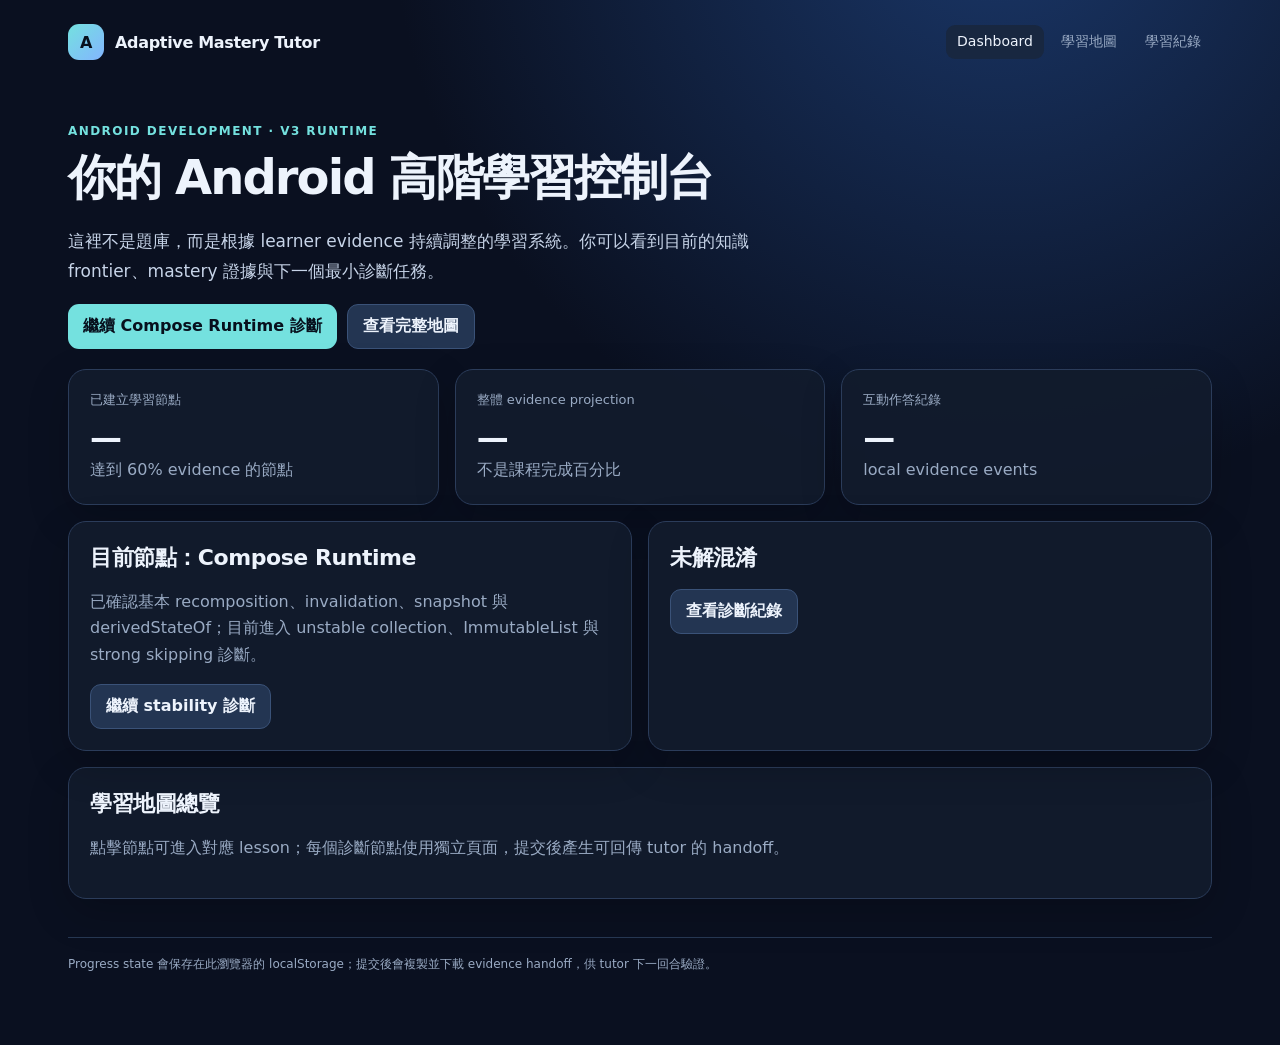
<file: adaptive-mastery-tutor/index.html>
<!doctype html>
<html lang="zh-Hant">
<head>
  <meta charset="utf-8"><meta name="viewport" content="width=device-width, initial-scale=1">
  <title>Adaptive Mastery Tutor · Android</title>
  <link rel="stylesheet" href="styles.css">
</head>
<body data-page="dashboard">
<main class="shell">
  <header class="topbar">
    <a class="brand" href="index.html"><span class="brand-mark">A</span><span>Adaptive Mastery Tutor</span></a>
    <nav class="nav"><a data-nav="dashboard" href="index.html">Dashboard</a><a data-nav="map" href="map.html">學習地圖</a><a data-nav="history" href="history.html">學習紀錄</a></nav>
  </header>
  <section class="hero">
    <div class="eyebrow">Android Development · v3 runtime</div>
    <h1>你的 Android 高階學習控制台</h1>
    <p class="lead">這裡不是題庫，而是根據 learner evidence 持續調整的學習系統。你可以看到目前的知識 frontier、mastery 證據與下一個最小診斷任務。</p>
    <div class="button-row"><a class="button" href="lesson-compose-runtime.html">繼續 Compose Runtime 診斷</a><a class="button secondary" href="map.html">查看完整地圖</a></div>
  </section>

  <section class="grid grid-3">
    <div class="panel stat"><div class="stat-label">已建立學習節點</div><div class="stat-value" data-map-coverage>—</div><div class="muted">達到 60% evidence 的節點</div></div>
    <div class="panel stat"><div class="stat-label">整體 evidence projection</div><div class="stat-value" data-evidence-average>—</div><div class="muted">不是課程完成百分比</div></div>
    <div class="panel stat"><div class="stat-label">互動作答紀錄</div><div class="stat-value" data-history-count>—</div><div class="muted">local evidence events</div></div>
  </section>

  <section class="grid grid-2" style="margin-top:16px">
    <div class="panel"><h2>目前節點：Compose Runtime</h2><p class="muted">已確認基本 recomposition、invalidation、snapshot 與 derivedStateOf；目前進入 unstable collection、ImmutableList 與 strong skipping 診斷。</p><div data-dashboard-mastery></div><a class="button secondary" href="lesson-compose-stability.html">繼續 stability 診斷</a></div>
    <div class="panel"><h2>未解混淆</h2><ul class="muted" data-unresolved></ul><div class="button-row"><a class="button secondary" href="history.html">查看診斷紀錄</a></div></div>
  </section>

  <section class="panel" style="margin-top:16px"><h2>學習地圖總覽</h2><p class="muted">點擊節點可進入對應 lesson；每個診斷節點使用獨立頁面，提交後產生可回傳 tutor 的 handoff。</p><div class="map-list" data-dashboard-map></div></section>
  <footer class="footer">Progress state 會保存在此瀏覽器的 localStorage；提交後會複製並下載 evidence handoff，供 tutor 下一回合驗證。</footer>
</main>
<script src="app.js"></script>
</body>
</html>
</file>
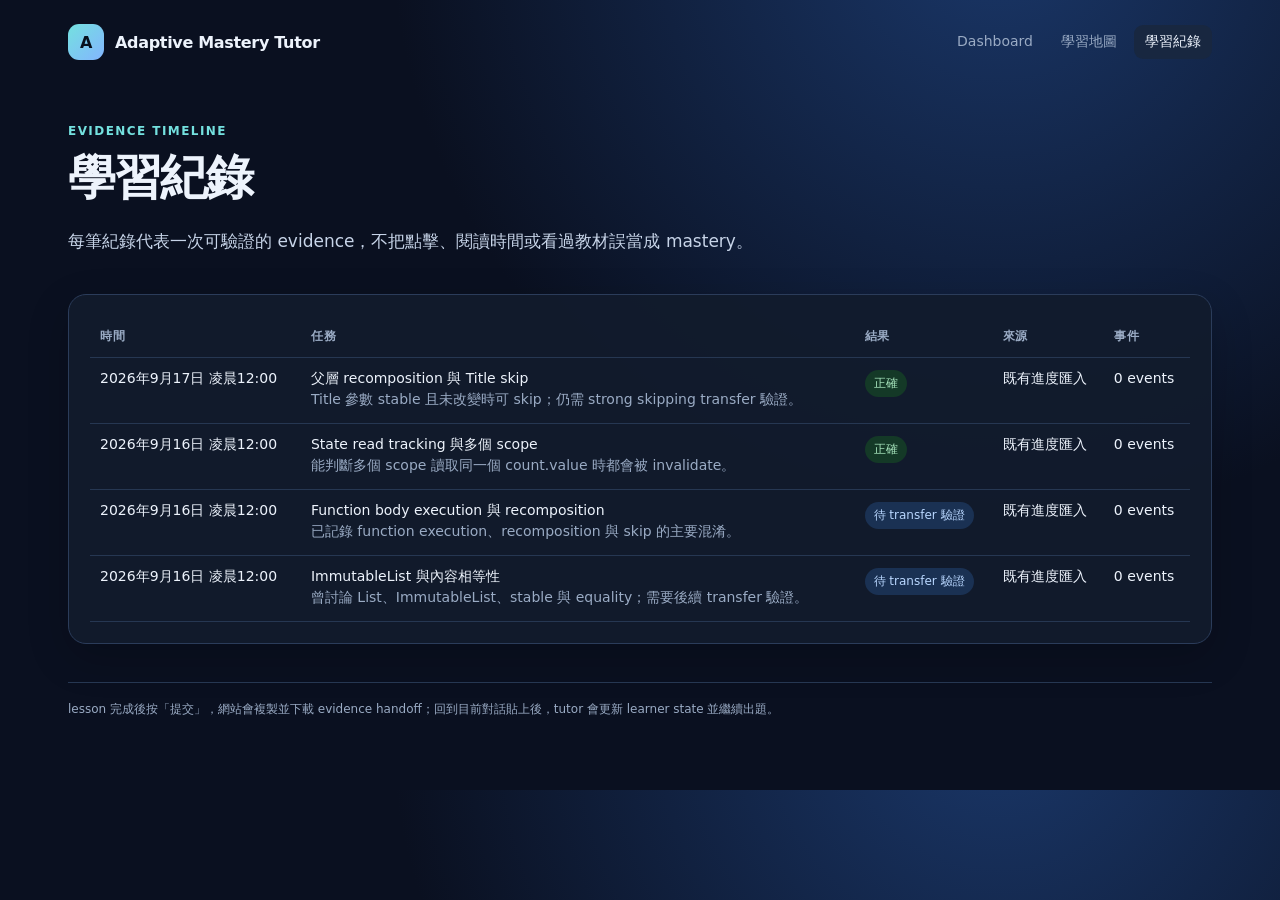
<file: adaptive-mastery-tutor/history.html>
<!doctype html>
<html lang="zh-Hant">
<head><meta charset="utf-8"><meta name="viewport" content="width=device-width, initial-scale=1"><title>學習紀錄 · Adaptive Mastery Tutor</title><link rel="stylesheet" href="styles.css"></head>
<body data-page="history">
<main class="shell">
  <header class="topbar"><a class="brand" href="index.html"><span class="brand-mark">A</span><span>Adaptive Mastery Tutor</span></a><nav class="nav"><a data-nav="dashboard" href="index.html">Dashboard</a><a data-nav="map" href="map.html">學習地圖</a><a data-nav="history" href="history.html">學習紀錄</a></nav></header>
  <section class="hero"><div class="eyebrow">Evidence timeline</div><h1>學習紀錄</h1><p class="lead">每筆紀錄代表一次可驗證的 evidence，不把點擊、閱讀時間或看過教材誤當成 mastery。</p></section>
  <section class="panel"><div data-history></div></section>
  <footer class="footer">lesson 完成後按「提交」，網站會複製並下載 evidence handoff；回到目前對話貼上後，tutor 會更新 learner state 並繼續出題。</footer>
</main><script src="app.js"></script>
</body>
</html>
</file>
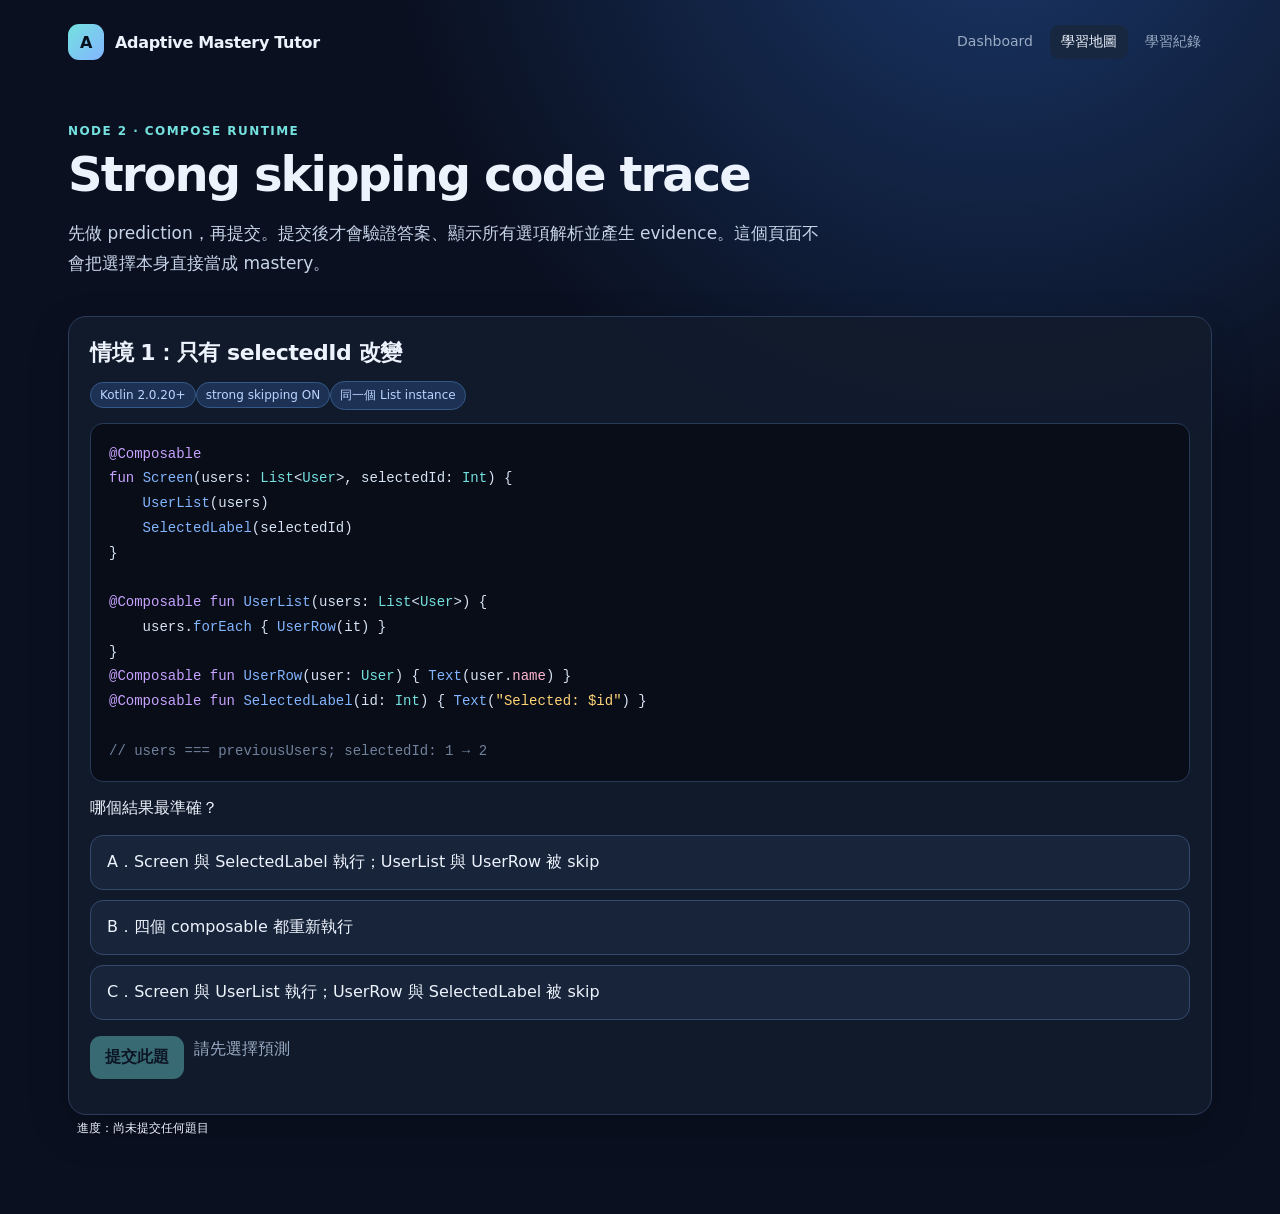
<file: adaptive-mastery-tutor/lesson-compose-runtime.html>
<!doctype html>
<html lang="zh-Hant">
<head><meta charset="utf-8"><meta name="viewport" content="width=device-width, initial-scale=1"><title>Compose Runtime Lesson · Adaptive Mastery Tutor</title><link rel="stylesheet" href="styles.css"></head>
<body data-page="map">
<main class="shell">
  <header class="topbar"><a class="brand" href="index.html"><span class="brand-mark">A</span><span>Adaptive Mastery Tutor</span></a><nav class="nav"><a data-nav="dashboard" href="index.html">Dashboard</a><a data-nav="map" href="map.html">學習地圖</a><a data-nav="history" href="history.html">學習紀錄</a></nav></header>
  <section class="hero"><div class="eyebrow">Node 2 · Compose Runtime</div><h1>Strong skipping code trace</h1><p class="lead">先做 prediction，再提交。提交後才會驗證答案、顯示所有選項解析並產生 evidence。這個頁面不會把選擇本身直接當成 mastery。</p></section>

  <section class="panel question" id="q1" data-task="compose-strong-skipping-01" data-title="Compose Runtime：strong skipping 情境 1">
    <h2>情境 1：只有 selectedId 改變</h2>
    <div class="meta"><span class="tag">Kotlin 2.0.20+</span><span class="tag">strong skipping ON</span><span class="tag">同一個 List instance</span></div>
    <pre class="code"><code><span class="kw">@Composable</span>
<span class="kw">fun</span> <span class="fn">Screen</span>(users: <span class="type">List</span>&lt;<span class="type">User</span>&gt;, selectedId: <span class="type">Int</span>) {
    <span class="fn">UserList</span>(users)
    <span class="fn">SelectedLabel</span>(selectedId)
}

<span class="kw">@Composable fun</span> <span class="fn">UserList</span>(users: <span class="type">List</span>&lt;<span class="type">User</span>&gt;) {
    users.<span class="fn">forEach</span> { <span class="fn">UserRow</span>(it) }
}
<span class="kw">@Composable fun</span> <span class="fn">UserRow</span>(user: <span class="type">User</span>) { <span class="fn">Text</span>(user.<span class="prop">name</span>) }
<span class="kw">@Composable fun</span> <span class="fn">SelectedLabel</span>(id: <span class="type">Int</span>) { <span class="fn">Text</span>(<span class="str">"Selected: $id"</span>) }

<span class="comment">// users === previousUsers; selectedId: 1 → 2</span></code></pre>
    <p>哪個結果最準確？</p>
    <div class="option-list">
      <button class="option" data-key="A" data-correct="true" data-explanation="Screen 因 selectedId 改變而重新進入。UserList 的 List 參數雖然 unstable，但 strong skipping 會對 unstable parameter 使用 referential equality；同一個 instance 因此可以 skip。UserList 被 skip 後，UserRow 不會被重新處理。SelectedLabel 的 Int 改變，因此執行。">A．Screen 與 SelectedLabel 執行；UserList 與 UserRow 被 skip</button>
      <button class="option" data-key="B" data-correct="false" data-explanation="Screen 與 SelectedLabel 確實會因 selectedId 改變而處理，但 strong skipping 允許 UserList 針對同一個 unstable List instance skip；因此不能說四個 composable 都執行。">B．四個 composable 都重新執行</button>
      <button class="option" data-key="C" data-correct="false" data-explanation="SelectedLabel 的 id 已由 1 變成 2，參數改變，所以它不能 skip。此選項也忽略 strong skipping 對 UserList 的影響。">C．Screen 與 UserList 執行；UserRow 與 SelectedLabel 被 skip</button>
    </div>
    <div class="button-row"><button class="button submit" disabled>提交此題</button><span class="muted hint">請先選擇預測</span></div>
    <div class="feedback"></div><div class="review"></div>
    <div class="button-row next-row" style="display:none"><button class="button secondary next">進入情境 2</button></div>
  </section>

  <section class="panel question" id="q2" data-task="compose-strong-skipping-02" data-title="Compose Runtime：strong skipping 情境 2" style="display:none">
    <h2>情境 2：關閉 strong skipping</h2>
    <p class="context">其他條件相同：<code>users</code> 是同一個 <code>List&lt;User&gt;</code> instance，只有 <code>selectedId</code> 改變；<code>UserList</code> 仍接收 abstract <code>List</code>。</p>
    <p>哪個描述最精確？</p>
    <div class="option-list">
      <button class="option" data-key="A" data-correct="false" data-explanation="沒有 strong skipping 時，unstable List 可能使 UserList 不具備一般 skip 條件；不能只因 instance 沒變，就斷言它一定被 skip。">A．UserList 一定被 skip，因為 List instance 沒變</button>
      <button class="option" data-key="B" data-correct="true" data-explanation="沒有 strong skipping 時，unstable List 可能使 UserList 重新執行。若改用 Compose runtime 可辨識的 ImmutableList，stability 資訊會更可靠；此時可再依內容相等性判斷是否 skip。">B．UserList 可能重新執行；ImmutableList 能提供更可靠的 stability 資訊</button>
      <button class="option" data-key="C" data-correct="false" data-explanation="selectedId 改變時，SelectedLabel 仍需處理；而 UserList 是否 skip 取決於 unstable List 與 strong skipping，不能說只有 UserList 執行。">C．只有 UserList 執行，其他 composable 都一定 skip</button>
    </div>
    <div class="button-row"><button class="button submit" disabled>提交此題</button><span class="muted hint">請先選擇預測</span></div>
    <div class="feedback"></div><div class="review"></div>
  </section>

    <section class="panel final-report" style="display:none"><h2>本次 evidence 已產生</h2><p class="context">按下「提交」後，網站會驗證答案、更新本機歷史紀錄，並將完整 evidence handoff 複製到剪貼簿，同時提供 JSON 下載。接著回到目前對話貼上即可，tutor 會繼續分析並選擇下一個學習任務。</p><div class="report" id="report"></div><div class="button-row"><button class="button green" id="submit">提交</button><a class="button secondary" href="lesson-compose-snapshot.html">繼續 snapshot 診斷</a><a class="button secondary" href="history.html">查看紀錄</a></div><p class="muted" id="handoff-status">尚未提交至 tutor handoff。</p></section>
  <div class="status" id="status">進度：尚未提交任何題目</div>
</main>
<script src="app.js"></script>
<script>
  const state = window.TUTOR.loadState();
  const sessionId = crypto.randomUUID ? crypto.randomUUID() : 'session-' + Date.now();
  const events = [], answers = []; let completed = 0;
  function emit(type, taskId, payload) { events.push({ session_id: sessionId, task_id: taskId, representation_id: 'compose-runtime-code-trace-v3', event_id: crypto.randomUUID ? crypto.randomUUID() : String(Date.now() + events.length), timestamp: new Date().toISOString(), schema_version: '1.0', semantic_type: type, payload }); }
  function showReview(section, selected) {
    const review = section.querySelector('.review'); review.innerHTML = '<h3>逐項解析</h3>';
    [...section.querySelectorAll('.option')].forEach(option => {
      const correct = option.dataset.correct === 'true', chosen = option === selected;
      const item = document.createElement('div'); item.className = 'review-item ' + (correct ? 'correct-answer' : chosen ? 'selected-wrong' : '');
      item.innerHTML = '<div class="review-label">' + (correct ? '✓ 正確選項　' : chosen ? '△ 你的選擇　' : '　') + option.dataset.key + '</div><div>' + option.textContent + '</div><div class="review-explanation">' + option.dataset.explanation + '</div>';
      review.appendChild(item);
    });
  }
  function wire(section) {
    const options = [...section.querySelectorAll('.option')], submit = section.querySelector('.submit'); let selected = null;
    options.forEach(option => option.addEventListener('click', () => { if (section.dataset.submitted) return; options.forEach(item => item.classList.remove('selected')); option.classList.add('selected'); selected = option; submit.disabled = false; section.querySelector('.hint').textContent = '已選擇 ' + option.dataset.key + '，確認後按提交'; emit('prediction_selected', section.dataset.task, { choice: option.dataset.key, assistance: false }); }));
    submit.addEventListener('click', () => {
      if (!selected || section.dataset.submitted) return; section.dataset.submitted = 'true'; submit.disabled = true; options.forEach(item => item.disabled = true);
      const correct = selected.dataset.correct === 'true'; emit('prediction_submitted', section.dataset.task, { choice: selected.dataset.key, independent: true, hint_requested: false, answer_leakage: false }); emit('answer_submitted', section.dataset.task, { choice: selected.dataset.key }); emit('verification_result', section.dataset.task, { correct, verifier: 'deterministic_local_answer_key' });
      answers.push({ task_id: section.dataset.task, selected: selected.dataset.key, correct }); completed += 1; section.querySelector('.feedback').className = 'feedback show ' + (correct ? 'correct' : 'wrong'); section.querySelector('.feedback').innerHTML = (correct ? '<strong>✓ 判斷正確</strong>' : '<strong>△ 這個選項不正確</strong>') + '<br>' + selected.dataset.explanation; showReview(section, selected);
      document.getElementById('status').textContent = correct ? '進度：本題正確，已取得 transfer evidence' : '進度：本題已記錄混淆，請閱讀逐項解析'; if (section.id === 'q1') section.querySelector('.next-row').style.display = 'flex'; if (completed === 2) finish();
    });
  }
  function finish() {
    emit('task_completed', 'compose-runtime-diagnostic', { completed_questions: completed, total_questions: 2 });
    const report = { protocol: 'Interactive Evidence Protocol', schema_version: '1.0', session_id: sessionId, task_id: 'compose-runtime-diagnostic', representation_id: 'compose-runtime-code-trace-v3', started_at: new Date().toISOString(), completed_at: new Date().toISOString(), learner_context: { domain: 'Android Compose Runtime', language: 'zh-Hant' }, answers, evidence_events: events, note: 'Evidence is pending tutor review; local verification does not itself finalize mastery.' };
    const history = state.history || []; answers.forEach(answer => history.push({ timestamp: new Date().toISOString(), title: document.querySelector(`[data-task="${answer.task_id}"]`).dataset.title, correct: answer.correct, independent: true, eventCount: events.filter(event => event.task_id === answer.task_id).length })); state.history = history; state.nodes[2].status = '有新 evidence，待 tutor review'; state.nodes[2].lastEvidence = new Date().toISOString(); window.TUTOR.saveState(state);
    document.querySelector('.final-report').style.display = 'block'; document.getElementById('report').textContent = JSON.stringify(report, null, 2); document.getElementById('status').textContent = '進度：兩題完成，請提交 handoff 後繼續下一頁';
  }
  wire(document.getElementById('q1')); wire(document.getElementById('q2'));
  document.querySelector('#q1 .next').addEventListener('click', () => { const q2 = document.getElementById('q2'); q2.style.display = 'block'; q2.scrollIntoView({ behavior: 'smooth' }); });
  document.getElementById('submit').addEventListener('click', async () => {
    const report = document.getElementById('report').textContent;
    const status = document.getElementById('handoff-status');
    const blob = new Blob([report], { type: 'application/json' });
    const link = document.createElement('a');
    link.href = URL.createObjectURL(blob);
    link.download = 'compose-runtime-evidence-report.json';
    link.click();
    URL.revokeObjectURL(link.href);
    try {
      await navigator.clipboard.writeText(report);
      status.textContent = '✓ evidence handoff 已複製並下載，請回到目前對話直接貼上。';
      status.style.color = 'var(--green)';
    } catch {
      status.textContent = '網站已完成驗證，但瀏覽器拒絕剪貼簿權限；請手動複製上方 report 後貼回目前對話。';
      status.style.color = 'var(--yellow)';
    }
  });
</script>
</body>
</html>
</file>
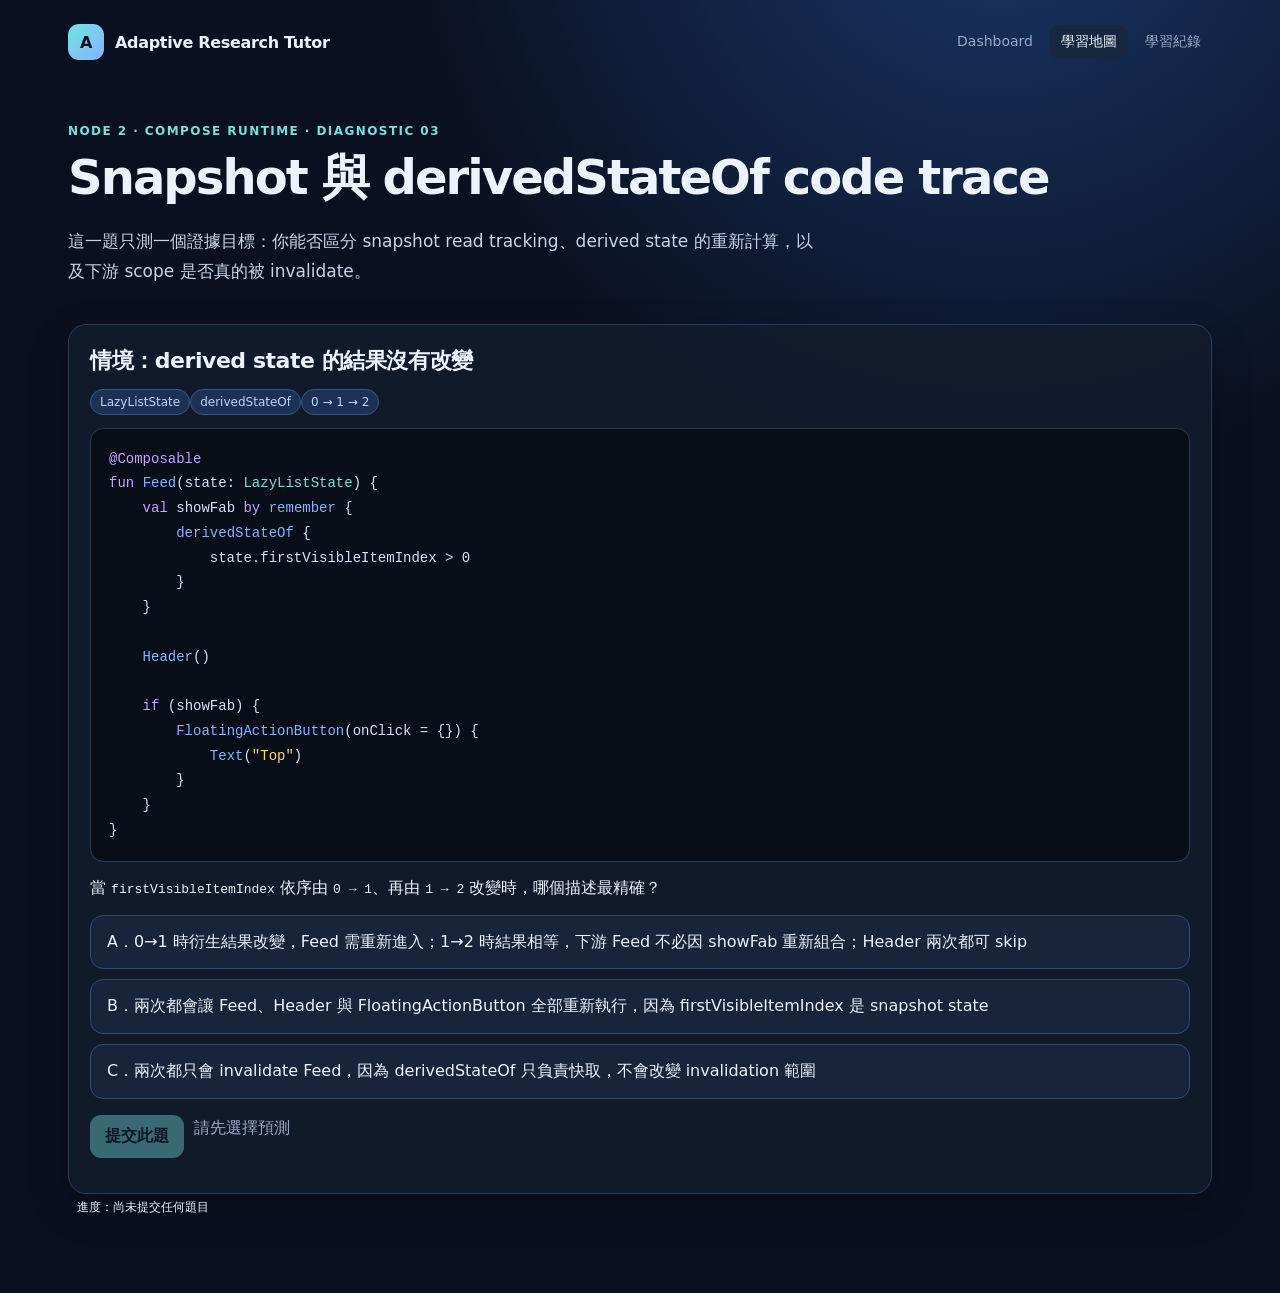
<file: adaptive-mastery-tutor/lesson-compose-snapshot.html>
<!doctype html>
<html lang="zh-Hant">
<head><meta charset="utf-8"><meta name="viewport" content="width=device-width, initial-scale=1"><title>Compose Snapshot Lesson · Adaptive Research Tutor</title><link rel="stylesheet" href="styles.css"></head>
<body data-page="map">
<main class="shell">
  <header class="topbar"><a class="brand" href="index.html"><span class="brand-mark">A</span><span>Adaptive Research Tutor</span></a><nav class="nav"><a data-nav="dashboard" href="index.html">Dashboard</a><a data-nav="map" href="map.html">學習地圖</a><a data-nav="history" href="history.html">學習紀錄</a></nav></header>
  <section class="hero"><div class="eyebrow">Node 2 · Compose Runtime · Diagnostic 03</div><h1>Snapshot 與 derivedStateOf code trace</h1><p class="lead">這一題只測一個證據目標：你能否區分 snapshot read tracking、derived state 的重新計算，以及下游 scope 是否真的被 invalidate。</p></section>

  <section class="panel question" data-task="compose-snapshot-derived-state-01" data-title="Compose Runtime：snapshot 與 derivedStateOf">
    <h2>情境：derived state 的結果沒有改變</h2>
    <div class="meta"><span class="tag">LazyListState</span><span class="tag">derivedStateOf</span><span class="tag">0 → 1 → 2</span></div>
    <pre class="code"><code><span class="kw">@Composable</span>
<span class="kw">fun</span> <span class="fn">Feed</span>(state: <span class="type">LazyListState</span>) {
    <span class="kw">val</span> showFab <span class="kw">by</span> <span class="fn">remember</span> {
        <span class="fn">derivedStateOf</span> {
            state.firstVisibleItemIndex &gt; <span class="num">0</span>
        }
    }

    <span class="fn">Header</span>()

    <span class="kw">if</span> (showFab) {
        <span class="fn">FloatingActionButton</span>(onClick = {}) {
            <span class="fn">Text</span>(<span class="str">"Top"</span>)
        }
    }
}</code></pre>
    <p>當 <code>firstVisibleItemIndex</code> 依序由 <code>0 → 1</code>、再由 <code>1 → 2</code> 改變時，哪個描述最精確？</p>
    <div class="option-list">
      <button class="option" data-key="A" data-correct="true" data-explanation="兩次變更都可能使 derivedStateOf 重新評估其讀取的 snapshot state；但只有 0 → 1 讓衍生結果由 false 變 true，因此才需要讓讀取 showFab 的 Feed 重新進入。1 → 2 的衍生結果仍是 true，下游不需要因結果相等而重新組合。Header 沒有讀取變動 state，仍可被 skip。">A．0→1 時衍生結果改變，Feed 需重新進入；1→2 時結果相等，下游 Feed 不必因 showFab 重新組合；Header 兩次都可 skip</button>
      <button class="option" data-key="B" data-correct="false" data-explanation="derivedStateOf 不是把每次來源 state 變更都直接轉成下游 recomposition。它會追蹤來源，但下游是否被通知還取決於衍生結果是否改變。">B．兩次都會讓 Feed、Header 與 FloatingActionButton 全部重新執行，因為 firstVisibleItemIndex 是 snapshot state</button>
      <button class="option" data-key="C" data-correct="false" data-explanation="Feed 讀取的是 showFab 這個 derived state；它不是在 body 中直接讀取 firstVisibleItemIndex。1→2 時 derived result 相等，不能推論 Feed 必然重新執行。">C．兩次都只會 invalidate Feed，因為 derivedStateOf 只負責快取，不會改變 invalidation 範圍</button>
    </div>
    <div class="button-row"><button class="button submit" disabled>提交此題</button><span class="muted hint">請先選擇預測</span></div>
    <div class="feedback"></div><div class="review"></div>
  </section>

  <section class="panel final-report" style="display:none"><h2>本次 evidence 已產生</h2><p class="context">提交後會完成本機驗證、更新網站歷史紀錄、複製完整 handoff JSON，並下載一份 report 作為剪貼簿失敗時的備援。</p><pre class="report" id="report"></pre><div class="button-row"><button class="button green" id="submit">提交並帶回 tutor</button><a class="button secondary" href="lesson-compose-stability.html">繼續 stability 診斷</a><a class="button secondary" href="history.html">查看紀錄</a></div><p class="muted" id="handoff-status">尚未提交至 tutor handoff。</p></section>
  <div class="status" id="status">進度：尚未提交任何題目</div>
</main>
<script src="app.js"></script>
<script>
  const state = window.TUTOR.loadState();
  const sessionId = crypto.randomUUID ? crypto.randomUUID() : 'session-' + Date.now();
  const events = []; let selected = null; let answer = null;
  const section = document.querySelector('.question');
  function emit(type, payload) { events.push({ session_id: sessionId, task_id: section.dataset.task, representation_id: 'compose-runtime-snapshot-trace-v1', event_id: crypto.randomUUID ? crypto.randomUUID() : String(Date.now() + events.length), timestamp: new Date().toISOString(), schema_version: '1.0', semantic_type: type, payload }); }
  const options = [...section.querySelectorAll('.option')], submit = section.querySelector('.submit');
  options.forEach(option => option.addEventListener('click', () => { if (section.dataset.submitted) return; options.forEach(item => item.classList.remove('selected')); option.classList.add('selected'); selected = option; submit.disabled = false; section.querySelector('.hint').textContent = '已選擇 ' + option.dataset.key + '，確認後按提交'; emit('prediction_selected', { choice: option.dataset.key, assistance: false }); }));
  submit.addEventListener('click', () => { if (!selected || section.dataset.submitted) return; section.dataset.submitted = 'true'; submit.disabled = true; options.forEach(item => item.disabled = true); const correct = selected.dataset.correct === 'true'; answer = { task_id: section.dataset.task, selected: selected.dataset.key, correct }; emit('prediction_submitted', { choice: selected.dataset.key, independent: true, hint_requested: false, answer_leakage: false }); emit('answer_submitted', { choice: selected.dataset.key }); emit('verification_result', { correct, verifier: 'deterministic_local_answer_key' }); section.querySelector('.feedback').className = 'feedback show ' + (correct ? 'correct' : 'wrong'); section.querySelector('.feedback').innerHTML = (correct ? '<strong>✓ 判斷正確</strong>' : '<strong>△ 這個選項不正確</strong>') + '<br>' + selected.dataset.explanation; const review = section.querySelector('.review'); review.innerHTML = '<h3>逐項解析</h3>' + options.map(option => { const ok = option.dataset.correct === 'true', chosen = option === selected; return '<div class="review-item ' + (ok ? 'correct-answer' : chosen ? 'selected-wrong' : '') + '"><div class="review-label">' + (ok ? '✓ 正確選項　' : chosen ? '△ 你的選擇　' : '　') + option.dataset.key + '</div><div>' + option.textContent + '</div><div class="review-explanation">' + option.dataset.explanation + '</div></div>'; }).join(''); emit('task_completed', { completed_questions: 1, total_questions: 1 }); const report = { protocol: 'Interactive Evidence Protocol', schema_version: '1.0', session_id: sessionId, task_id: section.dataset.task, representation_id: 'compose-runtime-snapshot-trace-v1', started_at: events[0].timestamp, completed_at: new Date().toISOString(), learner_context: { domain: 'Android Compose Runtime', language: 'zh-Hant' }, answers: [answer], evidence_events: events, note: 'Evidence is pending tutor review; local verification does not itself finalize mastery.' }; state.history = state.history || []; state.history.push({ timestamp: new Date().toISOString(), title: section.dataset.title, correct, independent: true, eventCount: events.length, provenance: 'interactive-evidence', note: 'snapshot read tracking 與 derivedStateOf transfer 待 tutor review' }); state.nodes[2].status = '有新 evidence，待 tutor review'; state.nodes[2].lastEvidence = new Date().toISOString(); window.TUTOR.saveState(state); document.getElementById('report').textContent = JSON.stringify(report, null, 2); document.querySelector('.final-report').style.display = 'block'; document.getElementById('status').textContent = correct ? '進度：本題正確，已產生 handoff' : '進度：本題已記錄混淆，已產生 handoff'; document.querySelector('.final-report').scrollIntoView({ behavior: 'smooth' }); });
  document.getElementById('submit').addEventListener('click', async () => { const report = document.getElementById('report').textContent; const status = document.getElementById('handoff-status'); const blob = new Blob([report], { type: 'application/json' }); const link = document.createElement('a'); link.href = URL.createObjectURL(blob); link.download = 'compose-snapshot-evidence-report.json'; link.click(); URL.revokeObjectURL(link.href); try { await navigator.clipboard.writeText(report); status.textContent = '✓ evidence 已複製到剪貼簿並下載；請回到目前對話貼上 JSON。'; status.style.color = 'var(--green)'; } catch { status.textContent = '✓ report 已下載；瀏覽器拒絕剪貼簿權限，請貼上下載的 JSON。'; status.style.color = 'var(--yellow)'; } });
</script>
</body>
</html>
</file>
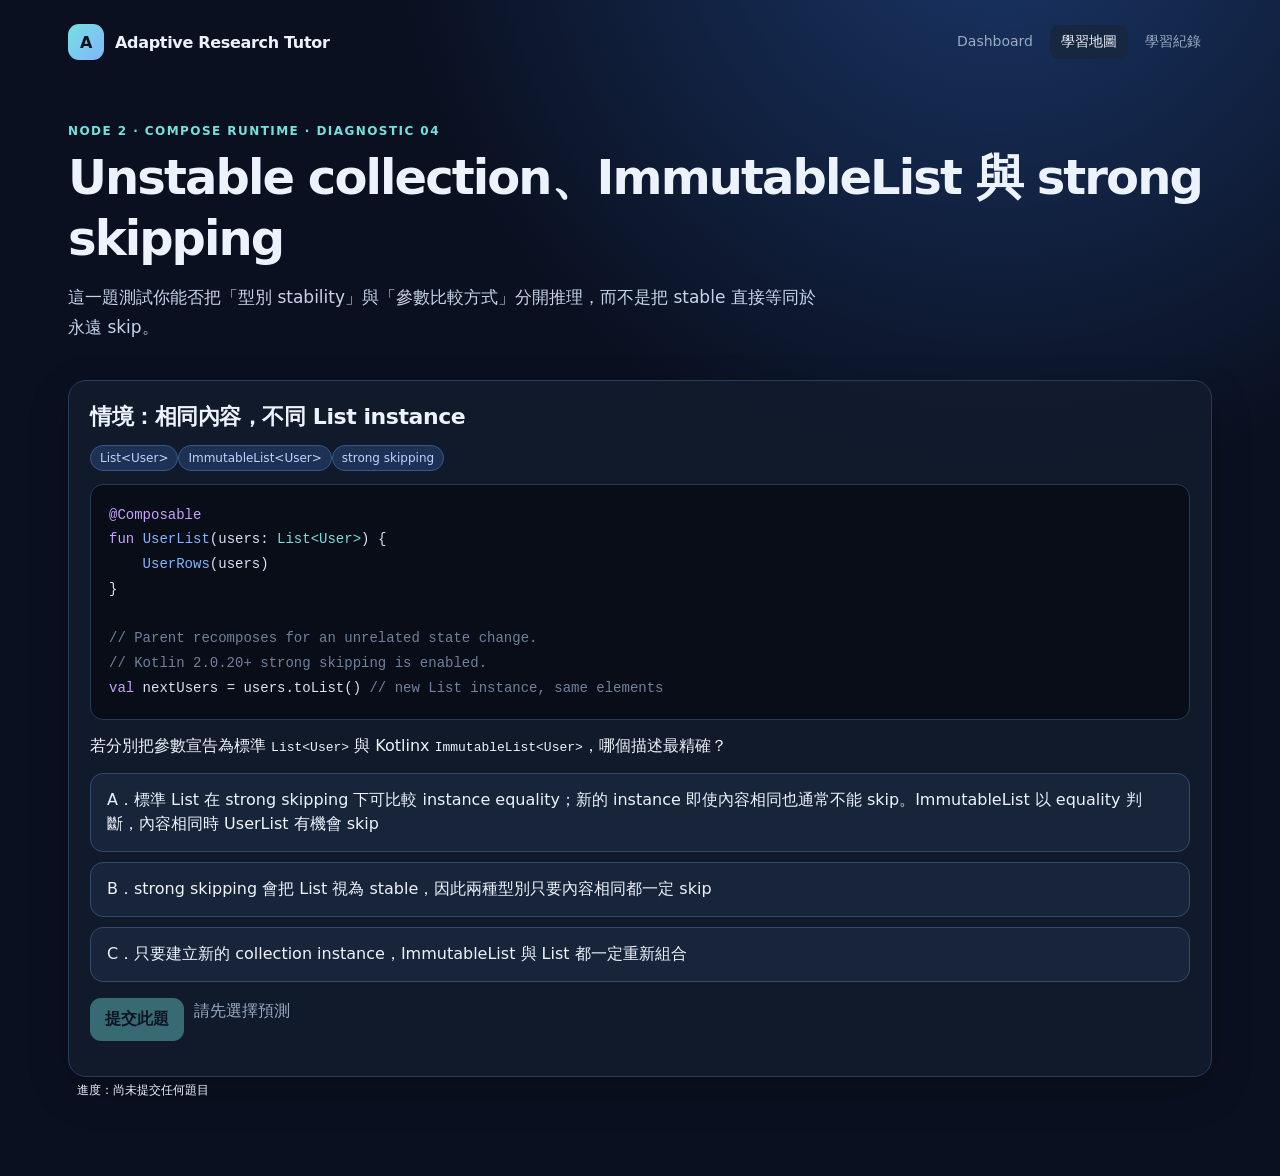
<file: adaptive-mastery-tutor/lesson-compose-stability.html>
<!doctype html>
<html lang="zh-Hant">
<head><meta charset="utf-8"><meta name="viewport" content="width=device-width, initial-scale=1"><title>Compose Stability Lesson · Adaptive Research Tutor</title><link rel="stylesheet" href="styles.css"></head>
<body data-page="map">
<main class="shell">
  <header class="topbar"><a class="brand" href="index.html"><span class="brand-mark">A</span><span>Adaptive Research Tutor</span></a><nav class="nav"><a data-nav="dashboard" href="index.html">Dashboard</a><a data-nav="map" href="map.html">學習地圖</a><a data-nav="history" href="history.html">學習紀錄</a></nav></header>
  <section class="hero"><div class="eyebrow">Node 2 · Compose Runtime · Diagnostic 04</div><h1>Unstable collection、ImmutableList 與 strong skipping</h1><p class="lead">這一題測試你能否把「型別 stability」與「參數比較方式」分開推理，而不是把 stable 直接等同於永遠 skip。</p></section>
  <section class="panel question" data-task="compose-stability-collection-01" data-title="Compose Runtime：collection stability 與 strong skipping">
    <h2>情境：相同內容，不同 List instance</h2><div class="meta"><span class="tag">List&lt;User&gt;</span><span class="tag">ImmutableList&lt;User&gt;</span><span class="tag">strong skipping</span></div>
    <pre class="code"><code><span class="kw">@Composable</span>
<span class="kw">fun</span> <span class="fn">UserList</span>(users: <span class="type">List&lt;User&gt;</span>) {
    <span class="fn">UserRows</span>(users)
}

<span class="comment">// Parent recomposes for an unrelated state change.</span>
<span class="comment">// Kotlin 2.0.20+ strong skipping is enabled.</span>
<span class="kw">val</span> nextUsers = users.toList() <span class="comment">// new List instance, same elements</span></code></pre>
    <p>若分別把參數宣告為標準 <code>List&lt;User&gt;</code> 與 Kotlinx <code>ImmutableList&lt;User&gt;</code>，哪個描述最精確？</p>
    <div class="option-list">
      <button class="option" data-key="A" data-correct="true" data-explanation="標準 List 通常被 Compose 視為 unstable；strong skipping 會讓 restartable UserList 具備 skip 資格，但 unstable 參數以 instance equality 比較，因此新的 List instance 通常不會 skip。ImmutableList 可被視為 stable，參數以 equals 比較；若內容相等，UserList 有機會 skip。這仍取決於 composable 是否 restartable、沒有自身 state invalidation，以及 User 的 equality/immutability 契約。">A．標準 List 在 strong skipping 下可比較 instance equality；新的 instance 即使內容相同也通常不能 skip。ImmutableList 以 equality 判斷，內容相同時 UserList 有機會 skip</button>
      <button class="option" data-key="B" data-correct="false" data-explanation="strong skipping 不會把 unstable List 改成 stable，也不會讓不同 instance 的 List 因內容相同就自動視為相等；它放寬的是 skippability，並使用 instance equality 判斷 unstable 參數。">B．strong skipping 會把 List 視為 stable，因此兩種型別只要內容相同都一定 skip</button>
      <button class="option" data-key="C" data-correct="false" data-explanation="ImmutableList 的重點正是讓 Compose 有較可靠的 stability 契約；它不是因為新 instance 就必然重新組合。若內容相等且其他條件成立，stable 參數可以讓 UserList skip。">C．只要建立新的 collection instance，ImmutableList 與 List 都一定重新組合</button>
    </div>
    <div class="button-row"><button class="button submit" disabled>提交此題</button><span class="muted hint">請先選擇預測</span></div><div class="feedback"></div><div class="review"></div>
  </section>
  <section class="panel final-report" style="display:none"><h2>本次 evidence 已產生</h2><p class="context">提交後會完成本機驗證、更新網站歷史紀錄、複製完整 handoff JSON，並下載一份 report 作為剪貼簿失敗時的備援。</p><pre class="report" id="report"></pre><div class="button-row"><button class="button green" id="submit">提交並帶回 tutor</button><a class="button secondary" href="history.html">查看紀錄</a></div><p class="muted" id="handoff-status">尚未提交至 tutor handoff。</p></section>
  <div class="status" id="status">進度：尚未提交任何題目</div>
</main><script src="app.js"></script><script>
const state=window.TUTOR.loadState(),sessionId=crypto.randomUUID?crypto.randomUUID():'session-'+Date.now(),events=[],section=document.querySelector('.question');let selected=null;function emit(type,payload){events.push({session_id:sessionId,task_id:section.dataset.task,representation_id:'compose-runtime-stability-trace-v1',event_id:crypto.randomUUID?crypto.randomUUID():String(Date.now()+events.length),timestamp:new Date().toISOString(),schema_version:'1.0',semantic_type:type,payload})}const options=[...section.querySelectorAll('.option')],qSubmit=section.querySelector('.submit');options.forEach(o=>o.addEventListener('click',()=>{if(section.dataset.submitted)return;options.forEach(x=>x.classList.remove('selected'));o.classList.add('selected');selected=o;qSubmit.disabled=false;section.querySelector('.hint').textContent='已選擇 '+o.dataset.key+'，確認後按提交';emit('prediction_selected',{choice:o.dataset.key,assistance:false})}));qSubmit.addEventListener('click',()=>{if(!selected||section.dataset.submitted)return;section.dataset.submitted='true';qSubmit.disabled=true;options.forEach(x=>x.disabled=true);const correct=selected.dataset.correct==='true';emit('prediction_submitted',{choice:selected.dataset.key,independent:true,hint_requested:false,answer_leakage:false});emit('answer_submitted',{choice:selected.dataset.key});emit('verification_result',{correct,verifier:'deterministic_local_answer_key'});section.querySelector('.feedback').className='feedback show '+(correct?'correct':'wrong');section.querySelector('.feedback').innerHTML=(correct?'<strong>✓ 判斷正確</strong>':'<strong>△ 這個選項不正確</strong>')+'<br>'+selected.dataset.explanation;section.querySelector('.review').innerHTML='<h3>逐項解析</h3>'+options.map(o=>'<div class="review-item '+(o.dataset.correct==='true'?'correct-answer':o===selected?'selected-wrong':'')+'"><div class="review-label">'+(o.dataset.correct==='true'?'✓ 正確選項　':o===selected?'△ 你的選擇　':'　')+o.dataset.key+'</div><div>'+o.textContent+'</div><div class="review-explanation">'+o.dataset.explanation+'</div></div>').join('');emit('task_completed',{completed_questions:1,total_questions:1});const report={protocol:'Interactive Evidence Protocol',schema_version:'1.0',session_id:sessionId,task_id:section.dataset.task,representation_id:'compose-runtime-stability-trace-v1',started_at:events[0].timestamp,completed_at:new Date().toISOString(),learner_context:{domain:'Android Compose Runtime',language:'zh-Hant'},answers:[{task_id:section.dataset.task,selected:selected.dataset.key,correct}],evidence_events:events,note:'Evidence is pending tutor review; local verification does not itself finalize mastery.'};state.history=state.history||[];state.history.push({timestamp:new Date().toISOString(),title:section.dataset.title,correct,independent:true,eventCount:events.length,provenance:'interactive-evidence',note:'collection stability 與 strong skipping 待 tutor review'});state.nodes[2].status='有新 evidence，待 tutor review';state.nodes[2].lastEvidence=new Date().toISOString();window.TUTOR.saveState(state);document.getElementById('report').textContent=JSON.stringify(report,null,2);document.querySelector('.final-report').style.display='block';document.getElementById('status').textContent=correct?'進度：本題正確，已產生 handoff':'進度：本題已記錄混淆，已產生 handoff';document.querySelector('.final-report').scrollIntoView({behavior:'smooth'})});document.getElementById('submit').addEventListener('click',async()=>{const report=document.getElementById('report').textContent,status=document.getElementById('handoff-status'),blob=new Blob([report],{type:'application/json'}),link=document.createElement('a');link.href=URL.createObjectURL(blob);link.download='compose-stability-evidence-report.json';link.click();URL.revokeObjectURL(link.href);try{await navigator.clipboard.writeText(report);status.textContent='✓ evidence 已複製到剪貼簿並下載；請回到目前對話貼上 JSON。';status.style.color='var(--green)'}catch{status.textContent='✓ report 已下載；瀏覽器拒絕剪貼簿權限，請貼上下載的 JSON。';status.style.color='var(--yellow)'}});
</script></body></html>
</file>
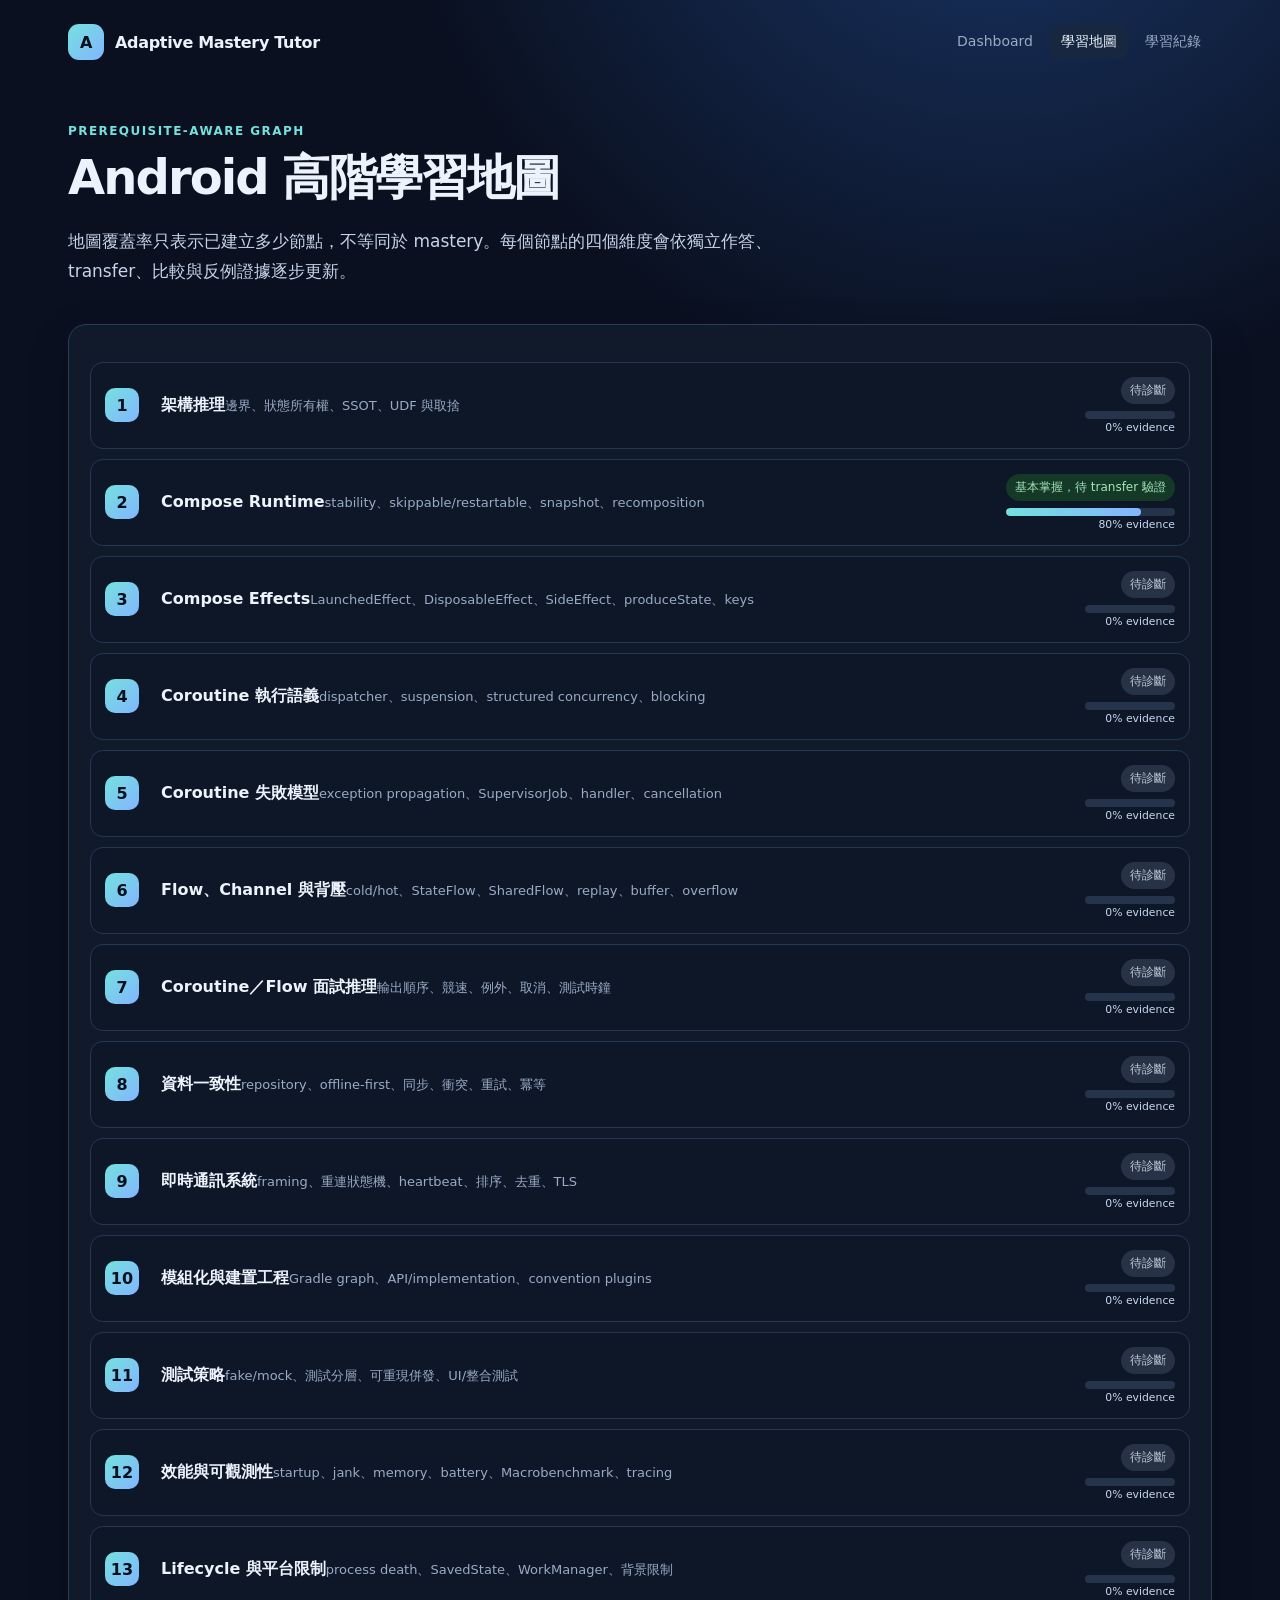
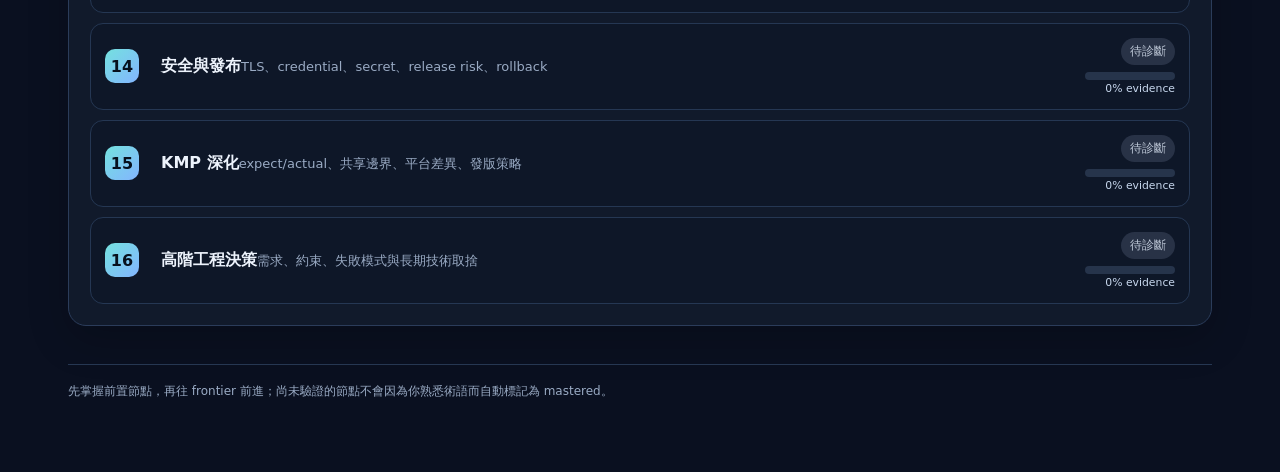
<file: adaptive-mastery-tutor/map.html>
<!doctype html>
<html lang="zh-Hant">
<head><meta charset="utf-8"><meta name="viewport" content="width=device-width, initial-scale=1"><title>學習地圖 · Adaptive Mastery Tutor</title><link rel="stylesheet" href="styles.css"></head>
<body data-page="map">
<main class="shell">
  <header class="topbar"><a class="brand" href="index.html"><span class="brand-mark">A</span><span>Adaptive Mastery Tutor</span></a><nav class="nav"><a data-nav="dashboard" href="index.html">Dashboard</a><a data-nav="map" href="map.html">學習地圖</a><a data-nav="history" href="history.html">學習紀錄</a></nav></header>
  <section class="hero"><div class="eyebrow">Prerequisite-aware graph</div><h1>Android 高階學習地圖</h1><p class="lead">地圖覆蓋率只表示已建立多少節點，不等同於 mastery。每個節點的四個維度會依獨立作答、transfer、比較與反例證據逐步更新。</p></section>
  <section class="panel"><div class="map-list" data-full-map></div></section>
  <footer class="footer">先掌握前置節點，再往 frontier 前進；尚未驗證的節點不會因為你熟悉術語而自動標記為 mastered。</footer>
</main><script src="app.js"></script>
</body>
</html>
</file>
<file: adaptive-mastery-tutor/styles.css>
:root {
  color-scheme: dark;
  --bg: #0a1020;
  --panel: #121b2d;
  --panel-strong: #182740;
  --panel-soft: #0e1728;
  --border: #2b3c5a;
  --text: #edf3fc;
  --muted: #9aabc4;
  --blue: #83b5ff;
  --cyan: #74e1df;
  --green: #5fd194;
  --yellow: #ffd477;
  --red: #ff8e9a;
  --purple: #c7a2ff;
  font-family: Inter, ui-sans-serif, system-ui, -apple-system, BlinkMacSystemFont, "Segoe UI", sans-serif;
}

* { box-sizing: border-box; }
body {
  margin: 0;
  color: var(--text);
  background: radial-gradient(circle at 78% -10%, #1a3769 0, var(--bg) 38rem);
}
a { color: inherit; text-decoration: none; }
button { font: inherit; }
.shell { max-width: 1180px; margin: 0 auto; padding: 24px 18px 72px; }
.topbar { display: flex; align-items: center; justify-content: space-between; gap: 18px; margin-bottom: 30px; }
.brand { display: flex; gap: 11px; align-items: center; font-weight: 800; letter-spacing: -.02em; }
.brand-mark { display: grid; place-items: center; width: 36px; height: 36px; border-radius: 11px; color: #07101d; background: linear-gradient(135deg, var(--cyan), var(--blue)); }
.nav { display: flex; flex-wrap: wrap; gap: 6px; }
.nav a { padding: 8px 11px; border-radius: 9px; color: var(--muted); font-size: 14px; }
.nav a:hover, .nav a.active { color: var(--text); background: var(--panel-strong); }
.eyebrow { color: var(--cyan); text-transform: uppercase; letter-spacing: .12em; font-size: 12px; font-weight: 800; }
h1 { margin: 8px 0 12px; font-size: clamp(30px, 5vw, 48px); letter-spacing: -.04em; }
h2 { margin: 0 0 13px; font-size: 22px; letter-spacing: -.02em; }
h3 { margin: 0 0 8px; font-size: 16px; }
.lead { max-width: 760px; color: #c7d4e8; line-height: 1.75; font-size: 17px; }
.muted { color: var(--muted); line-height: 1.65; }
.grid { display: grid; gap: 16px; }
.grid-2 { grid-template-columns: repeat(2, minmax(0, 1fr)); }
.grid-3 { grid-template-columns: repeat(3, minmax(0, 1fr)); }
.panel { background: rgba(18, 27, 45, .93); border: 1px solid var(--border); border-radius: 18px; padding: 21px; box-shadow: 0 14px 42px rgba(0, 0, 0, .2); }
.hero { padding: 34px 0 20px; }
.stat { min-height: 126px; }
.stat-value { margin-top: 10px; font-size: 32px; font-weight: 800; letter-spacing: -.04em; }
.stat-label { color: var(--muted); font-size: 13px; }
.bar { height: 8px; overflow: hidden; border-radius: 99px; background: #26344b; }
.bar > span { display: block; height: 100%; border-radius: inherit; background: linear-gradient(90deg, var(--cyan), var(--blue)); }
.bar.red > span { background: linear-gradient(90deg, var(--red), var(--yellow)); }
.bar.green > span { background: linear-gradient(90deg, var(--green), var(--cyan)); }
.mastery-row { display: grid; grid-template-columns: 120px 1fr 38px; gap: 10px; align-items: center; margin: 10px 0; font-size: 13px; }
.mastery-row strong { text-align: right; color: #dbe8fb; }
.button { display: inline-flex; align-items: center; justify-content: center; gap: 8px; border: 0; border-radius: 11px; padding: 11px 15px; cursor: pointer; color: #07101d; background: var(--cyan); font-weight: 800; }
.button.secondary { color: var(--text); background: #233552; border: 1px solid #3a5278; }
.button.green { background: var(--green); }
.button:disabled { cursor: not-allowed; opacity: .4; }
.button-row { display: flex; flex-wrap: wrap; gap: 10px; margin-top: 16px; }
.tag { display: inline-flex; align-items: center; padding: 5px 9px; border-radius: 99px; font-size: 12px; color: #bbd5ff; background: #1d3155; border: 1px solid #345887; }
.status { display: inline-flex; align-items: center; gap: 7px; padding: 5px 9px; border-radius: 99px; font-size: 12px; }
.status.ready { color: #a7e5bd; background: #143927; }
.status.progress { color: #b9d7ff; background: #1a3153; }
.status.locked { color: #c0cad9; background: #283246; }
.status.warn { color: #ffcf9a; background: #49341d; }
.map-list { display: grid; gap: 10px; margin-top: 16px; }
.node { display: grid; grid-template-columns: 42px 1fr auto; align-items: center; gap: 14px; padding: 14px; background: var(--panel-soft); border: 1px solid #253753; border-radius: 13px; }
.node:hover { border-color: var(--blue); background: #14223a; }
.node-index { display: grid; place-items: center; width: 34px; height: 34px; border-radius: 10px; color: #07101d; background: linear-gradient(135deg, var(--cyan), var(--blue)); font-weight: 900; }
.node-title { font-weight: 800; }
.node-detail { margin-top: 4px; color: var(--muted); font-size: 13px; line-height: 1.5; }
.node-score { min-width: 90px; text-align: right; color: #c8d8ee; font-size: 13px; }
.node-score .bar { margin-top: 7px; }
.timeline { display: grid; gap: 12px; }
.timeline-item { padding-left: 16px; border-left: 2px solid #335377; }
.timeline-time { color: var(--cyan); font-size: 12px; }
.timeline-title { margin-top: 4px; font-weight: 800; }
.code { padding: 18px; overflow-x: auto; border-radius: 13px; background: #080d18; border: 1px solid #263957; line-height: 1.75; }
.code code { color: #d7e3f4; font-family: "SFMono-Regular", Consolas, monospace; font-size: 14px; }
.kw { color: var(--purple); } .type { color: var(--cyan); } .fn { color: var(--blue); }
.str { color: var(--yellow); } .comment { color: #71819c; } .prop { color: #ffb6d2; }
.option-list { display: grid; gap: 10px; margin: 16px 0; }
.option { width: 100%; text-align: left; border: 1px solid #344a6d; background: #17243a; color: var(--text); border-radius: 13px; padding: 14px 16px; cursor: pointer; line-height: 1.55; }
.option:hover, .option.selected { border-color: var(--cyan); background: #153b4c; }
.option:disabled { cursor: default; }
.feedback { display: none; margin-top: 15px; padding: 15px; border-radius: 13px; line-height: 1.7; }
.feedback.show { display: block; }
.feedback.correct { border: 1px solid #398c64; background: rgba(38, 112, 75, .25); }
.feedback.wrong { border: 1px solid #a95565; background: rgba(131, 48, 60, .25); }
.review { display: grid; gap: 9px; margin-top: 14px; }
.review-item { padding: 12px 14px; border-radius: 11px; border: 1px solid #30415d; background: #101a2d; line-height: 1.6; }
.review-item.correct-answer { border-color: #398c64; } .review-item.selected-wrong { border-color: #a95565; }
.review-label { font-weight: 800; } .review-explanation { margin-top: 4px; color: #c7d2e4; }
.table-wrap { overflow-x: auto; }
table { width: 100%; border-collapse: collapse; font-size: 14px; }
th, td { padding: 12px 10px; border-bottom: 1px solid #263752; text-align: left; vertical-align: top; }
th { color: var(--muted); font-size: 12px; font-weight: 700; text-transform: uppercase; letter-spacing: .06em; }
.empty { padding: 30px 12px; text-align: center; color: var(--muted); }
.report { white-space: pre-wrap; max-height: 420px; overflow: auto; padding: 15px; color: #b9d2f3; background: #080d18; border: 1px solid #263957; border-radius: 12px; font: 12px/1.6 "SFMono-Regular", Consolas, monospace; }
.footer { margin-top: 38px; padding-top: 18px; border-top: 1px solid #263752; color: var(--muted); font-size: 12px; }
@media (max-width: 760px) {
  .topbar { align-items: flex-start; flex-direction: column; }
  .grid-2, .grid-3 { grid-template-columns: 1fr; }
  .node { grid-template-columns: 38px 1fr; } .node-score { grid-column: 2; min-width: 0; text-align: left; }
  .mastery-row { grid-template-columns: 100px 1fr 30px; }
}
</file>
